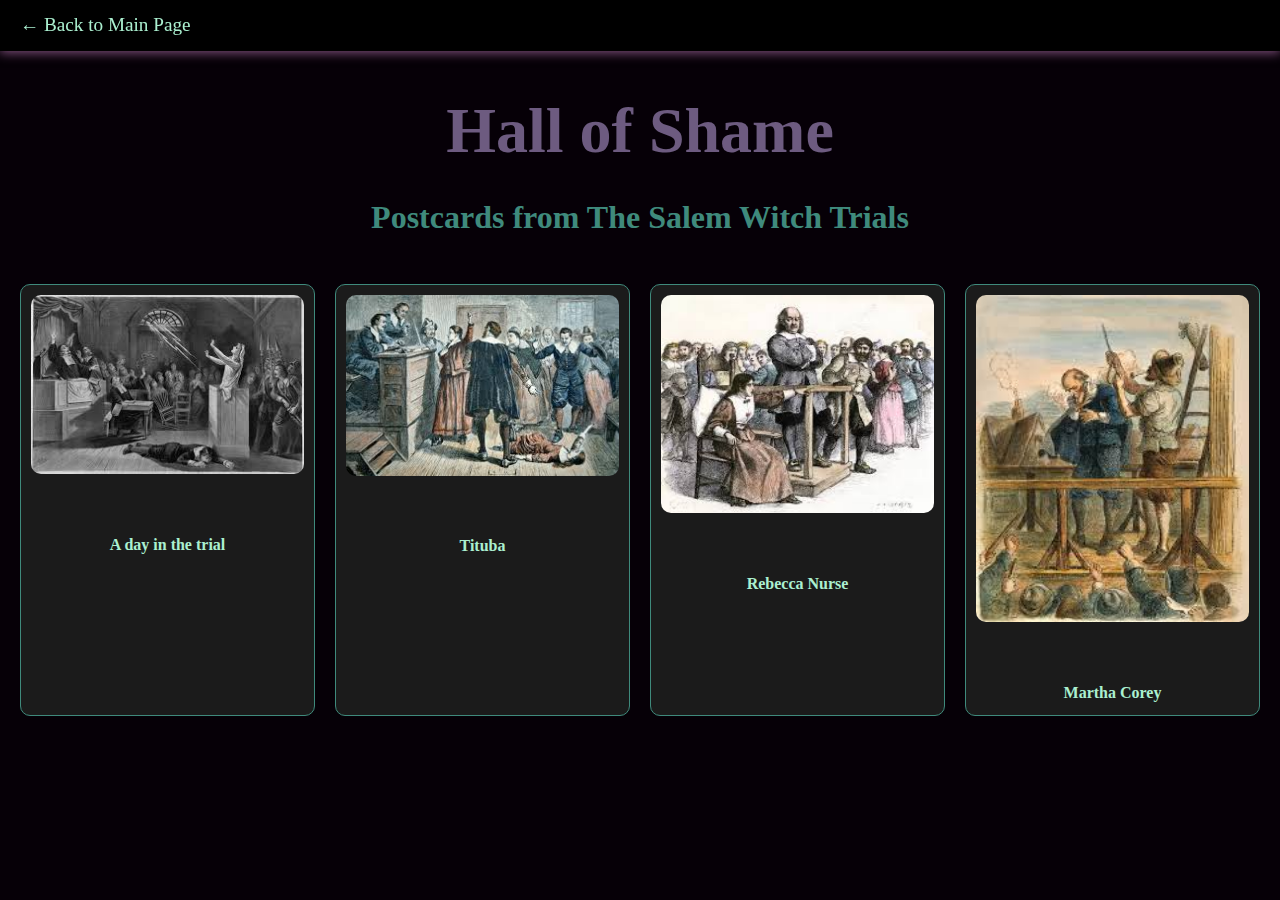
<file: witch-gallery.html>
<!DOCTYPE html>
<html lang="en">
<head>
  <meta charset="UTF-8">
  <meta name="viewport" content="width=device-width, initial-scale=1.0">
  <title>Hall of Shame</title>
  <link rel="stylesheet" href="styles1.css">
</head>
<body>
  <!-- Ribbon Back Button -->
<div class="ribbon">
  <div class="ribbon-left">
    <a href="the haunted forest.html" class="ribbon-button">← Back to Main Page</a>
  </div>
  <div class="ribbon-right">
    <!-- You can add more navigation links here if needed -->
  </div>
</div>
  <div class="container">
    <h1 class="flicker">Hall of Shame</h1>
    <h2 class="smoke">Postcards from The Salem Witch Trials</h2>

    <section class="grid-gallery">
      <figure class="gallery-item">
        <img src="gallery image1.png" alt="image of court trials">
        <figcaption>A day in the trial</figcaption>

      </figure>
      <figure class="gallery-item">
        <img src="gallery image2.png" alt="image of court trials 2">
        <figcaption>Tituba</figcaption>
      </figure>
      <figure class="gallery-item">
        <img src="gallery image3.png" alt="image of court trials 3">
        <figcaption>Rebecca Nurse</figcaption>
      </figure>
      <figure class="gallery-item">
        <img src="gallery image4.png" alt="image of court trials 4">
        <figcaption>Martha Corey</figcaption>
      </figure>
    </section>

   
  </div>
</body>
</html>
</file>
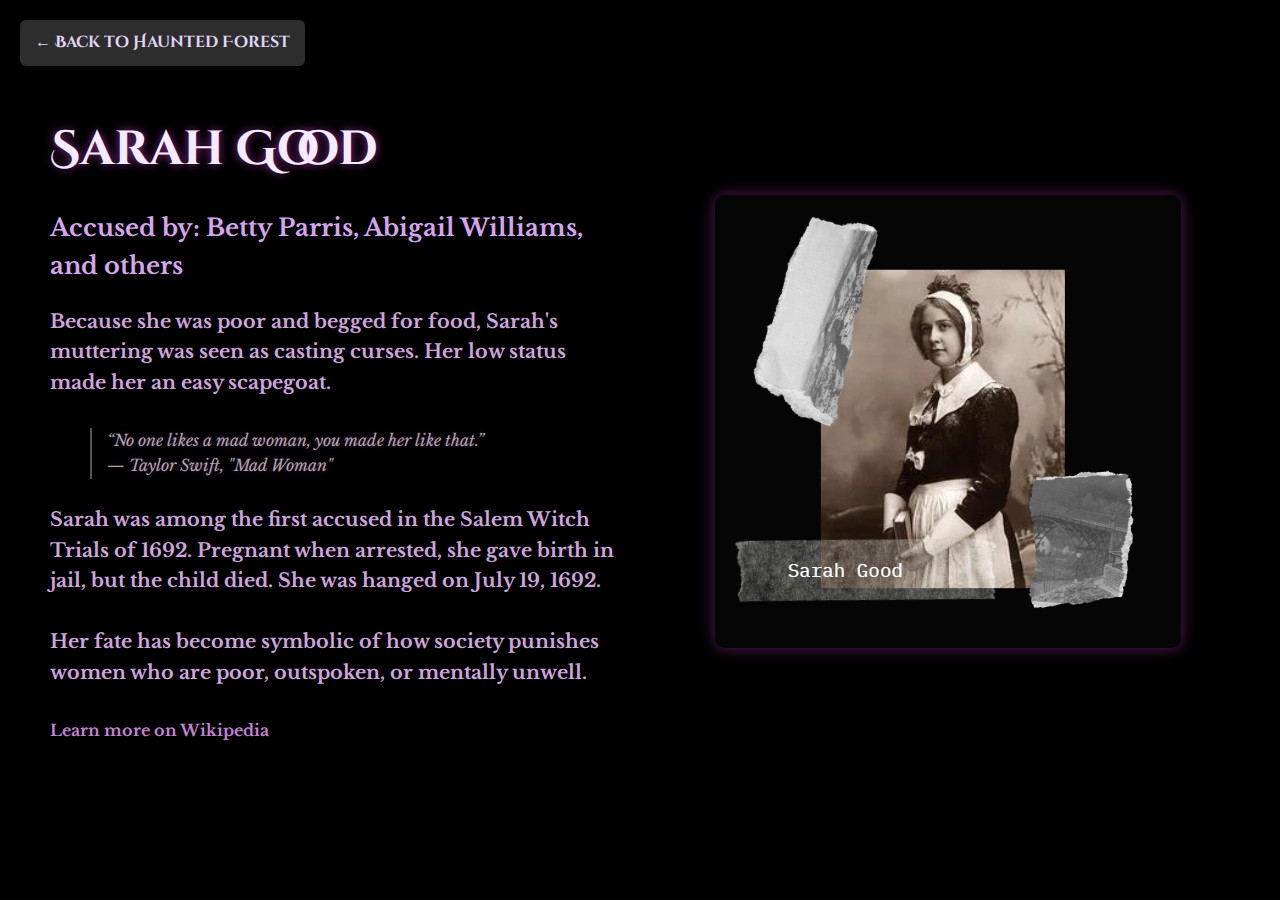
<file: witch1.html>
<!DOCTYPE html>
<html lang="en">
<head>
  <meta charset="UTF-8">
  <title>Sarah Good - Witch Profile</title>
  <link href="https://fonts.googleapis.com/css2?family=Cinzel+Decorative:wght@700&family=Libre+Baskerville:ital@0;1&display=swap" rel="stylesheet">
  <link rel="stylesheet" href="witch1.css">
</head>
<body>

  <!-- Back Button -->
  <a href="the haunted forest.html" class="back-link">← Back to Haunted Forest</a>

  <!-- Main Content -->
  <div class="container">

    <div class="witch-info">
      <h1>Sarah Good</h1>
      <h2>Accused by: Betty Parris, Abigail Williams, and others</h2>

      <h3>
        Because she was poor and begged for food, Sarah's muttering was seen as casting curses. Her low status made her an easy scapegoat.
      </h3>

      <blockquote class="quote">
        “No one likes a mad woman, you made her like that.”<br>
        — <em>Taylor Swift, "Mad Woman"</em>
      </blockquote>

      <h3>
        Sarah was among the first accused in the Salem Witch Trials of 1692. Pregnant when arrested, she gave birth in jail, but the child died. She was hanged on July 19, 1692.
      </h3>

      <h3>
        Her fate has become symbolic of how society punishes women who are poor, outspoken, or mentally unwell.
      </h3>

      <p>
        <a href="https://en.wikipedia.org/wiki/Sarah_Good" target="_blank">Learn more on Wikipedia</a>
      </p>
    </div>

    <div class="witch-image">
      <img src="Sarah Good.png" alt="Sarah Good">
    </div>

  </div>

</body>
</html>
</file>
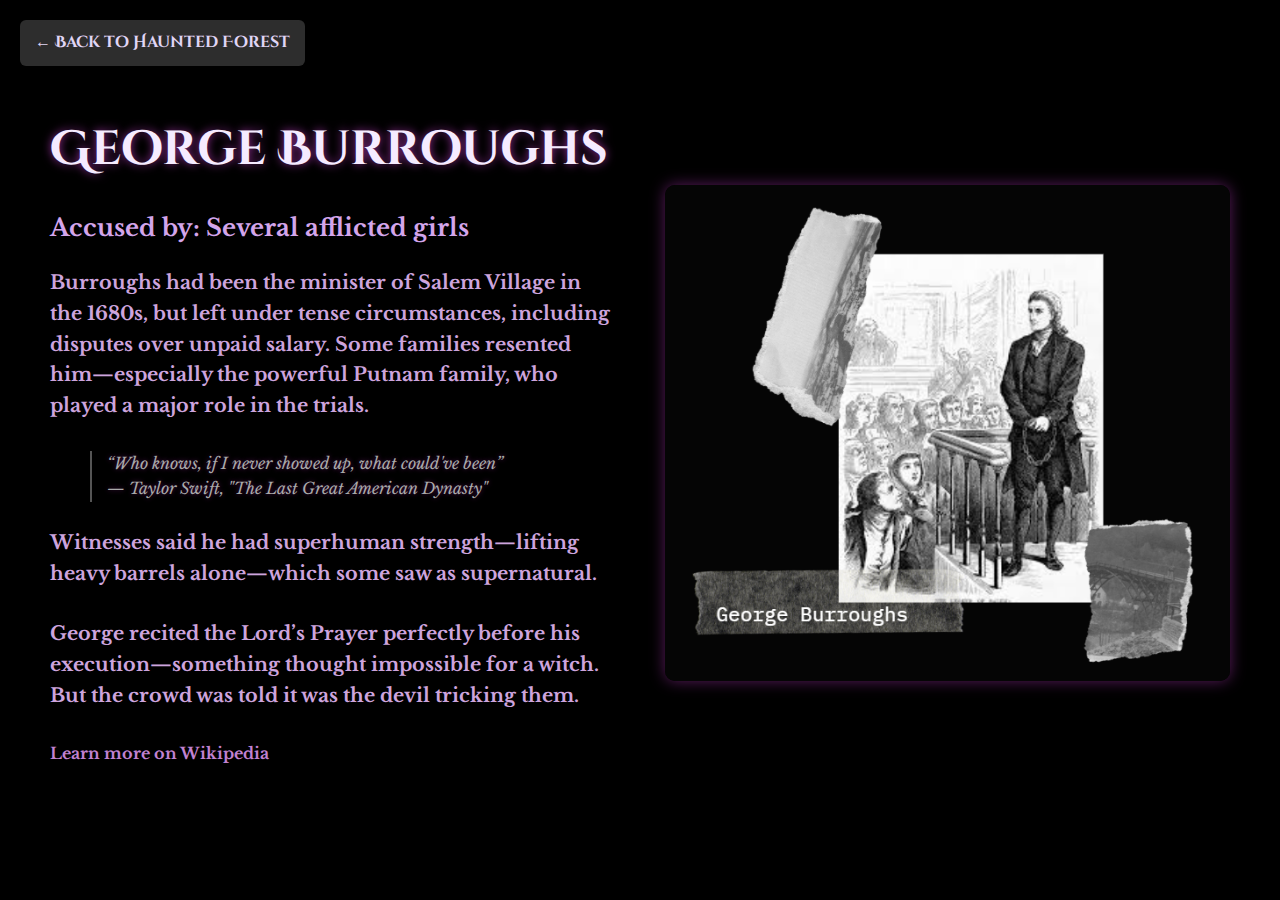
<file: witch2.html>
<!DOCTYPE html>
<html lang="en">
<head>
  <meta charset="UTF-8">
  <title>Sarah Good - Witch Profile</title>
  <link href="https://fonts.googleapis.com/css2?family=Cinzel+Decorative:wght@700&family=Libre+Baskerville:ital@0;1&display=swap" rel="stylesheet">
  <link rel="stylesheet" href="witch2.css">
</head>
<body>

  <!-- Back Button -->
  <a href="the haunted forest.html" class="back-link">← Back to Haunted Forest</a>

  <!-- Main Content -->
  <div class="container">

    <div class="witch-info">
      <h1>George Burroughs</h1>
      <h2>Accused by: Several afflicted girls</h2>

      <h3>
        Burroughs had been the minister of Salem Village in the 1680s, but left under tense circumstances, including disputes over unpaid salary. Some families resented him—especially the powerful Putnam family, who played a major role in the trials.
      </h3>

      <blockquote class="quote">
        “Who knows, if I never showed up, what could've been”<br>
        — <em>Taylor Swift, "The Last Great American Dynasty"</em>
      </blockquote>

      <h3>
        Witnesses said he had superhuman strength—lifting heavy barrels alone—which some saw as supernatural.
      </h3>

      <h3>
        George recited the Lord’s Prayer perfectly before his execution—something thought impossible for a witch. But the crowd was told it was the devil tricking them.
      </h3>

      <p>
        <a href="https://en.wikipedia.org/wiki/George_Burroughs" target="_blank">Learn more on Wikipedia</a>
      </p>
    </div>

    <div class="witch-image">
      <img src="George Burroughs.png" alt="George Burroughs">
    </div>

  </div>

</body>
</html>
</file>
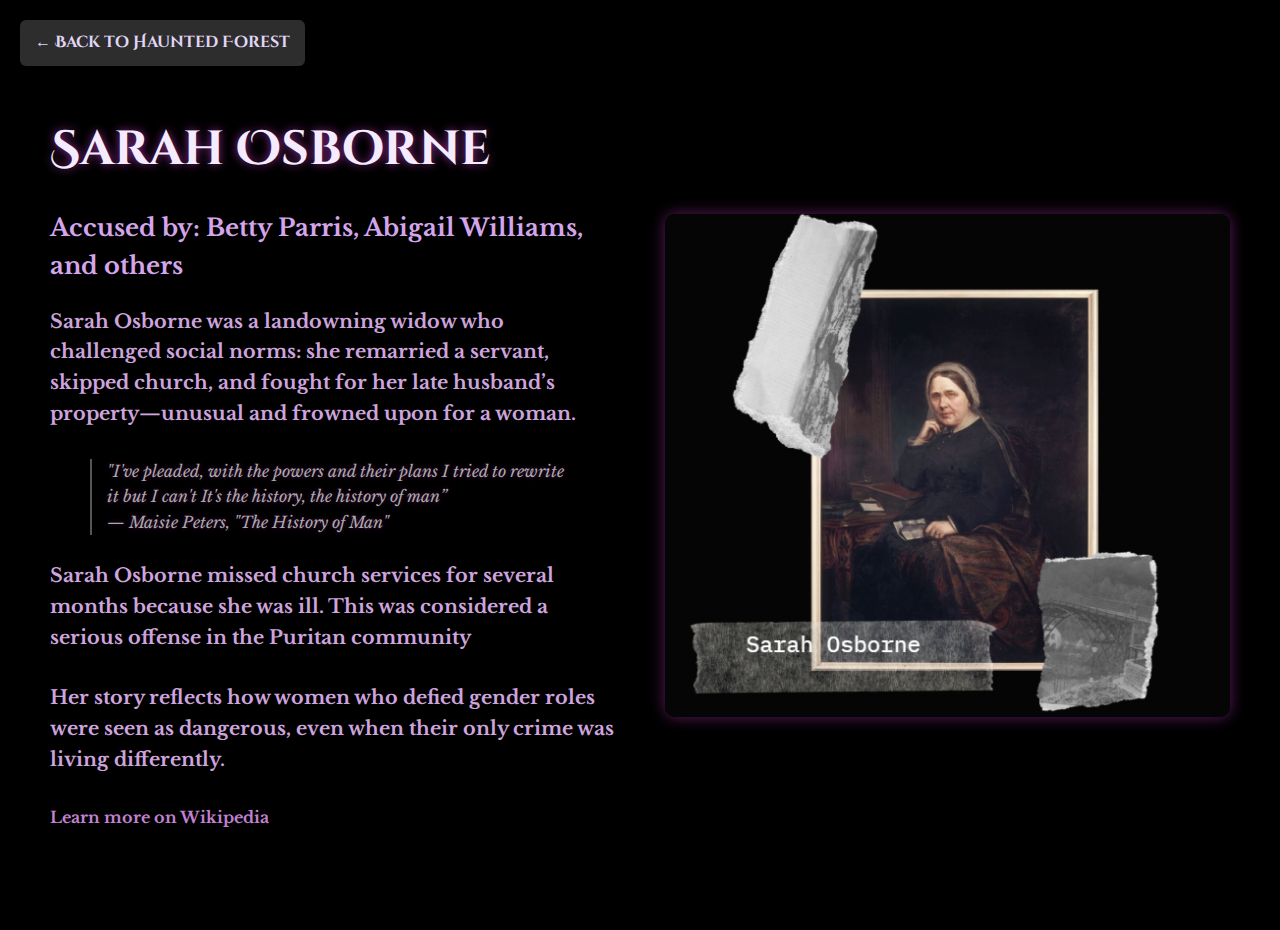
<file: witch3.html>
<!DOCTYPE html>
<html lang="en">
<head>
  <meta charset="UTF-8">
  <title>Sarah Good - Witch Profile</title>
  <link href="https://fonts.googleapis.com/css2?family=Cinzel+Decorative:wght@700&family=Libre+Baskerville:ital@0;1&display=swap" rel="stylesheet">
  <link rel="stylesheet" href="witch3.css">
</head>
<body>

  <!-- Back Button -->
  <a href="the haunted forest.html" class="back-link">← Back to Haunted Forest</a>

  <!-- Main Content -->
  <div class="container">

    <div class="witch-info">
      <h1>Sarah Osborne</h1>
      <h2>Accused by: Betty Parris, Abigail Williams, and others</h2>

      <h3>
        Sarah Osborne was a landowning widow who challenged social norms: she remarried a servant, skipped church, and fought for her late husband’s property—unusual and frowned upon for a woman.
      </h3>

      <blockquote class="quote">
        
        "I've pleaded, with the powers and their plans
        I tried to rewrite it but I can't
        It's the history, the history of man”<br>
        — <em>Maisie Peters, "The History of Man"</em>
      </blockquote>

      <h3>
        Sarah Osborne missed church services for several months because she was ill. This was considered a serious offense in the Puritan community
      </h3>

      <h3>
        Her story reflects how women who defied gender roles were seen as dangerous, even when their only crime was living differently.
      </h3>

      <p>
        <a href="https://en.wikipedia.org/wiki/Sarah_Osborne" target="_blank">Learn more on Wikipedia</a>
      </p>
    </div>

    <div class="witch-image">
      <img src="Sarah Osborne.png" alt="Sarah Osborne">
    </div>

  </div>

</body>
</html>
</file>
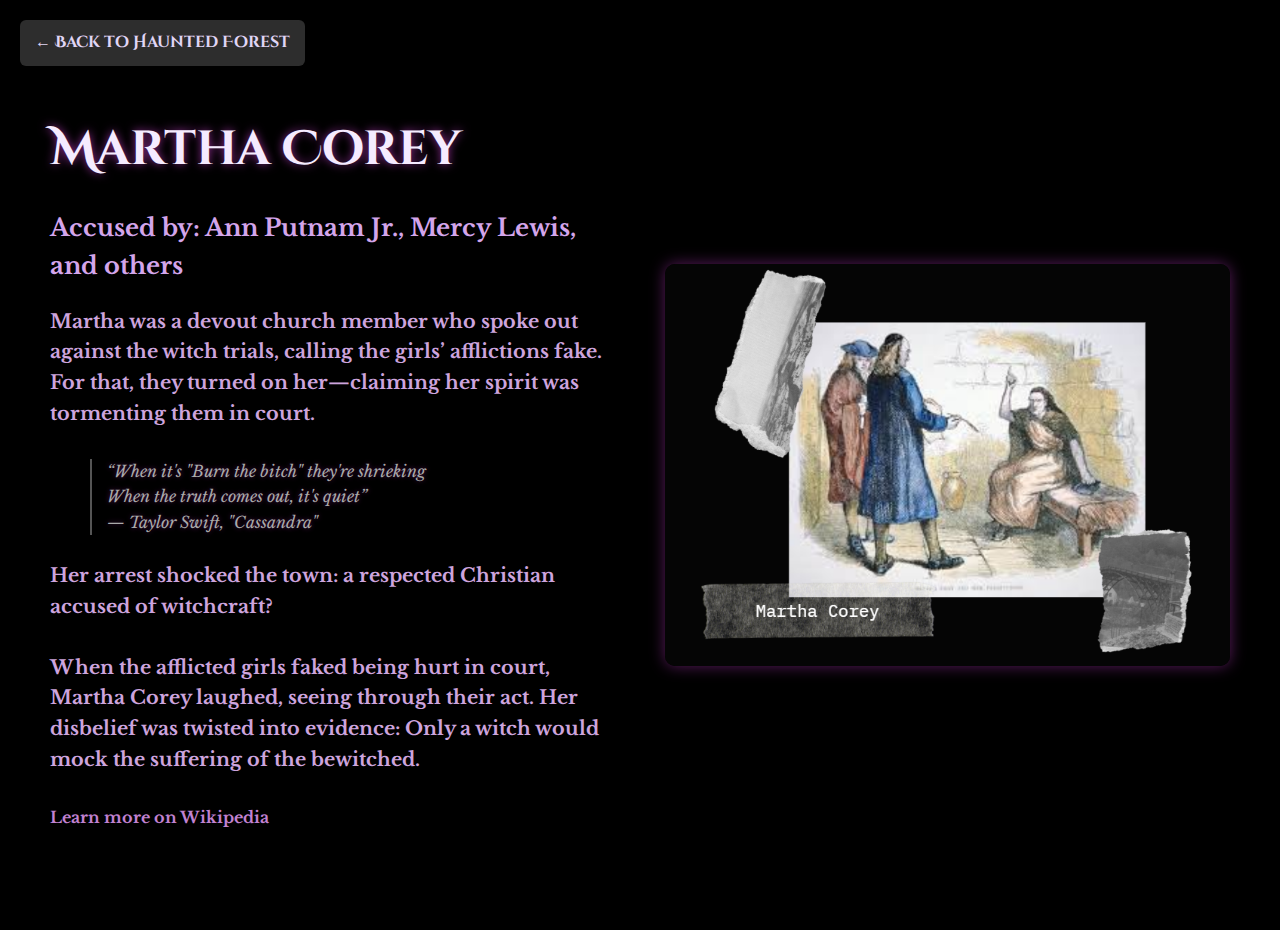
<file: witch4.html>
<!DOCTYPE html>
<html lang="en">
<head>
  <meta charset="UTF-8">
  <title>Sarah Good - Witch Profile</title>
  <link href="https://fonts.googleapis.com/css2?family=Cinzel+Decorative:wght@700&family=Libre+Baskerville:ital@0;1&display=swap" rel="stylesheet">
  <link rel="stylesheet" href="witch4.css">
</head>
<body>

  <!-- Back Button -->
  <a href="the haunted forest.html" class="back-link">← Back to Haunted Forest</a>

  <!-- Main Content -->
  <div class="container">

    <div class="witch-info">
      <h1>Martha Corey</h1>
      <h2>Accused by: Ann Putnam Jr., Mercy Lewis, and others</h2>

      <h3>
        Martha was a devout church member who spoke out against the witch trials, calling the girls’ afflictions fake. For that, they turned on her—claiming her spirit was tormenting them in court.
      </h3>

      <blockquote class="quote">
        “When it's "Burn the bitch" they're shrieking <br>
        When the truth comes out, it's quiet”<br>
        — <em>Taylor Swift, "Cassandra"</em>
      </blockquote>

      <h3>
        Her arrest shocked the town: a respected Christian accused of witchcraft?
      </h3>

      <h3>
        When the afflicted girls faked being hurt in court, Martha Corey laughed, seeing through their act. Her disbelief was twisted into evidence:
        Only a witch would mock the suffering of the bewitched.
      </h3>

      <p>
        <a href="https://en.wikipedia.org/wiki/Martha_Corey" target="_blank">Learn more on Wikipedia</a>
      </p>
    </div>

    <div class="witch-image">
      <img src="Martha Corey.png" alt="Martha Corey">
    </div>

  </div>

</body>
</html>
</file>
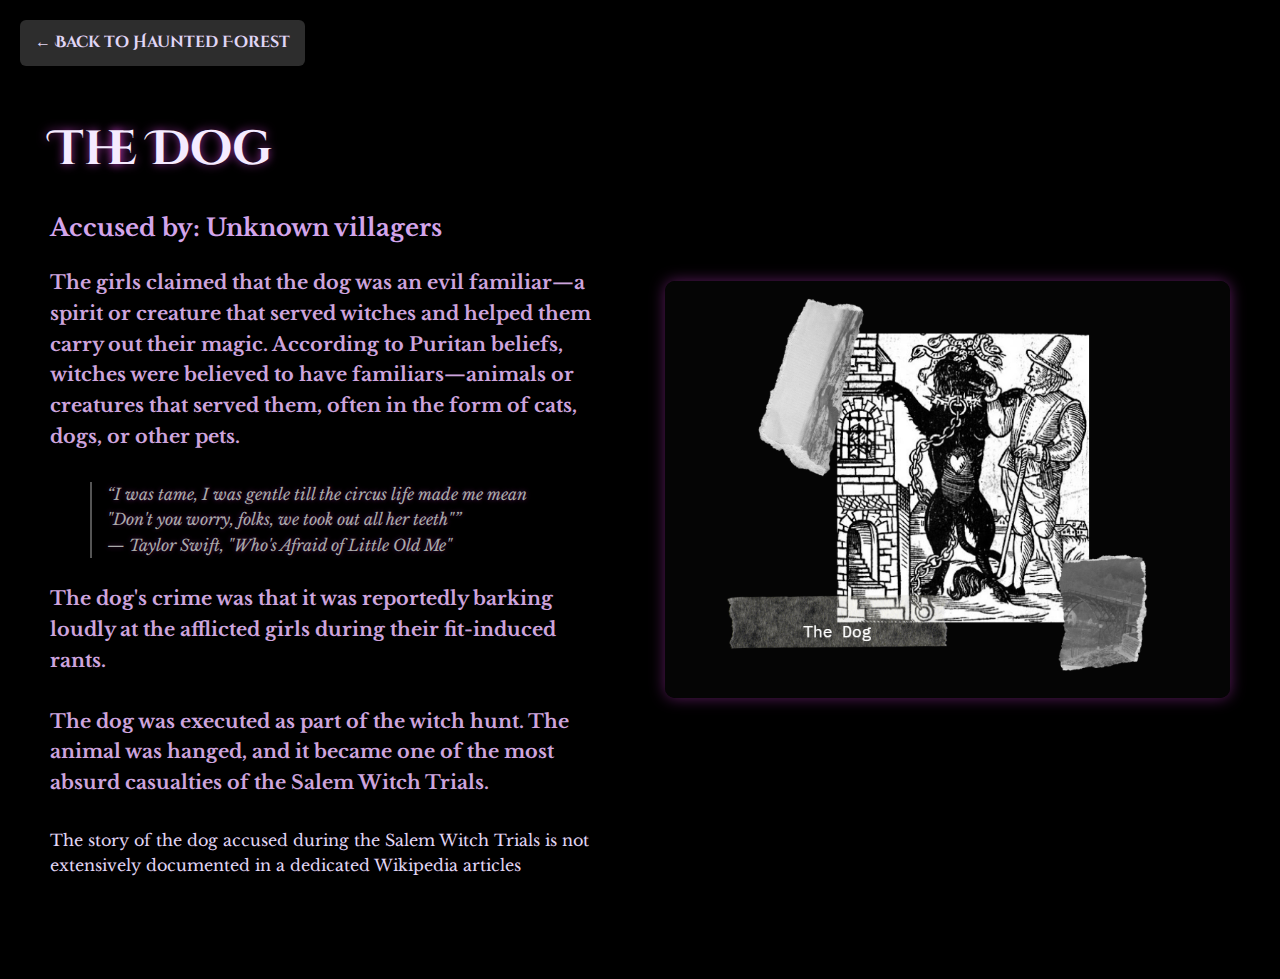
<file: witch5.html>
<!DOCTYPE html>
<html lang="en">
<head>
  <meta charset="UTF-8">
  <title>Sarah Good - Witch Profile</title>
  <link href="https://fonts.googleapis.com/css2?family=Cinzel+Decorative:wght@700&family=Libre+Baskerville:ital@0;1&display=swap" rel="stylesheet">
  <link rel="stylesheet" href="witch5.css">
</head>
<body>

  <!-- Back Button -->
  <a href="the haunted forest.html" class="back-link">← Back to Haunted Forest</a>

  <!-- Main Content -->
  <div class="container">

    <div class="witch-info">
      <h1>The Dog</h1>
      <h2>Accused by: Unknown villagers</h2>

      <h3>
        The girls claimed that the dog was an evil familiar—a spirit or creature that served witches and helped them carry out their magic.
        According to Puritan beliefs, witches were believed to have familiars—animals or creatures that served them, often in the form of cats, dogs, or other pets.
      </h3>

      <blockquote class="quote">
        “I was tame, I was gentle till the circus life made me mean
        "Don't you worry, folks, we took out all her teeth"”<br>
        — <em>Taylor Swift, "Who's Afraid of Little Old Me"</em>
      </blockquote>

      <h3>
        The dog's crime was that it was reportedly barking loudly at the afflicted girls during their fit-induced rants.
      </h3>

      <h3>
        The dog was executed as part of the witch hunt. The animal was hanged, and it became one of the most absurd casualties of the Salem Witch Trials.
      </h3>

      <p>The story of the dog accused during the Salem Witch Trials is not extensively documented in a dedicated Wikipedia articles
      </p>
    </div>

    <div class="witch-image">
      <img src="The Dog.png" alt="The Dog">
    </div>

  </div>

</body>
</html>
</file>
<file: styles1.css>
.grid-gallery {
    display: grid;
    grid-template-columns: repeat(auto-fit, minmax(200px, 1fr));
    gap: 20px;
    padding: 20px;
  }
  
  .gallery-item {
    background-color: #1b1b1b;
    border: 1px solid #3f8a7c;
    padding: 10px;
    border-radius: 10px;
    color: #d7fef5;
  }
  
  .gallery-item img {
    width: 100%;
    height: auto;
    border-radius: 10px;
  }
  
  .gallery-item figcaption {
    margin-top: 10px;
    font-weight: bold;
    color: #abf0d0;
    font-family: 'Book Antiqua', serif;
    font-size: 1rem;
    text-align: center;
  }
/* General Styles */
* {
    margin: 0;
    padding: 0;
    box-sizing: border-box;
  }
  
  body {
    margin: 0;
    font-family: Papyrus;
  
    background-color: #060007;
    color: #d7fef5;
    text-align: center;
    line-height: 1.6;
    position: relative; 
    height: 100vh; 
  }
  .flicker {
    animation: flicker 2s infinite;
  }
  
  @keyframes flicker {
    0%, 19%, 21%, 23%, 25%, 54%, 56%, 100% {
      opacity: 1;
    }
    20%, 24%, 55% {
      opacity: 0.5;
    }
  }
  .highlighted-text{
    color:rgb(144, 180, 108);
  }
  
  .container {
    padding-top: 20px;
    position: relative; 
  }
  
  h1 {
    font-family: 'Book Antiqua', serif;
    font-size: 4rem;
    color: #6d5b80;
    margin-bottom: 10px;
  }
  
  h2 {
    font-family: 'Book Antiqua', serif;
    font-size: 2rem;
    color: #3f8a7c;
    margin-bottom: 20px;
  }
  
  .intro-text {
    font-size: 1.5rem;
    max-width: 800px;
    margin: 0 auto 40px;
    color: #d7fef5;
  }
  
  .highlighted{
    font-size: 1.9rem;
    text-shadow: 0px 0px 10px #3f8a7c;
    
    color:#3f8a7c;
  }
  
  img {
    max-width: 100%;
    height: auto;
    margin-bottom: 40px;
    position: relative; /
  }
  /* Ribbon Styles */
  .ribbon {
    position: fixed;
    top: 0;
    left: 0;
    width: 100%;
    background: rgba(0, 0, 0, 0.9); 
    padding: 10px 20px;
    z-index: 1000;
    box-shadow: 0 2px 10px rgba(244, 156, 235, 0.5); 
    display: flex;
    justify-content: space-between; /* 🔥 this is the key */
    align-items: center;
  }
  
  .ribbon-left,
  .ribbon-right {
    display: flex;
    gap: 20px;
  }
  
  
  .ribbon-button {
    color: #abf0d0; 
    text-decoration: none;
    font-size: 1.2rem;
    font-family: 'Book Antiqua', serif;
    transition: color 0.3s ease;
  }
  
  .ribbon-button:hover {
    color: #d7fef5; 
  }
  
  
  .container {
    padding-top: 80px; /
  }
  .counter {
    font-family: papyrus;
    font-size: 2rem;
    color: #3f8a7c;
    margin-bottom: px;
  }
  .quote{
    font-family: papyrus;
    font-size: 2rem;
    color: #6d5b80;
    margin-bottom: px;
  }
  
  
  #days-counter {
    font-size: 3rem;
    color: #6d5b80;
    font-weight: bold;
  }
  
  #my-name {
    font-size: 1rem;
    color: #3f8a7c;
    font-weight: bold;
    font-family: Papyrus;
  }
</file>
<file: witch1.css>
body {
  margin: 0;
  padding: 0;
  background-color: #000;
  color: #e0d6f5;
  font-family: 'Libre Baskerville', serif;
  line-height: 1.6;
  position: relative;
}

/* Back Button */
.back-link {
  position: absolute;
  top: 20px;
  left: 20px;
  color: #e0d6f5;
  background-color: #2d2d2d;
  padding: 10px 15px;
  border-radius: 6px;
  text-decoration: none;
  font-weight: bold;
  transition: background-color 0.3s;
  font-family: 'Cinzel Decorative', cursive;
}

.back-link:hover {
  background-color: #4a4a4a;
}

/* Layout */
.container {
  display: flex;
  flex-direction: row;
  justify-content: space-between;
  padding: 80px 50px;
  gap: 50px;
}

.witch-info {
  flex: 1;
  text-align: left;
}

.witch-info h1 {
  font-family: 'Cinzel Decorative', cursive;
  font-size: 3rem;
  margin-bottom: 10px;
  color: #f5ebff;
  text-shadow: 0 0 10px #912e94;
}

.witch-info h2 {
  font-size: 1.5rem;
  margin-bottom: 20px;
  color: #d3a5eb;
}

.witch-info h3 {
  font-size: 1.2rem;
  margin-bottom: 30px;
  color: #cda4dd;
}

.witch-info p {
  margin-bottom: 20px;
  font-size: 1rem;
}

.quote {
  font-style: italic;
  color: #aaa;
  margin-bottom: 25px;
  padding-left: 15px;
  border-left: 2px solid #555;
  text-shadow: 0 0 5px #501350;
}

a {
  color: #c182d1;
  text-decoration: none;
  font-weight: bold;
}

a:hover {
  text-decoration: underline;
}

/* Image Section */
.witch-image {
  flex: 1;
  display: flex;
  justify-content: center;
  align-items: center;
}

.witch-image img {
  max-width: 100%;
  height: auto;
  border-radius: 10px;
  box-shadow: 0 0 15px #591b5c;
}
</file>
<file: witch2.css>
body {
    margin: 0;
    padding: 0;
    background-color: #000;
    color: #e0d6f5;
    font-family: 'Libre Baskerville', serif;
    line-height: 1.6;
    position: relative;
  }
  
  /* Back Button */
  .back-link {
    position: absolute;
    top: 20px;
    left: 20px;
    color: #e0d6f5;
    background-color: #2d2d2d;
    padding: 10px 15px;
    border-radius: 6px;
    text-decoration: none;
    font-weight: bold;
    transition: background-color 0.3s;
    font-family: 'Cinzel Decorative', cursive;
  }
  
  .back-link:hover {
    background-color: #4a4a4a;
  }
  
  /* Layout */
  .container {
    display: flex;
    flex-direction: row;
    justify-content: space-between;
    padding: 80px 50px;
    gap: 50px;
  }
  
  .witch-info {
    flex: 1;
    text-align: left;
  }
  
  .witch-info h1 {
    font-family: 'Cinzel Decorative', cursive;
    font-size: 3rem;
    margin-bottom: 10px;
    color: #f5ebff;
    text-shadow: 0 0 10px #912e94;
  }
  
  .witch-info h2 {
    font-size: 1.5rem;
    margin-bottom: 20px;
    color: #d3a5eb;
  }
  
  .witch-info h3 {
    font-size: 1.2rem;
    margin-bottom: 30px;
    color: #cda4dd;
  }
  
  .witch-info p {
    margin-bottom: 20px;
    font-size: 1rem;
  }
  
  .quote {
    font-style: italic;
    color: #aaa;
    margin-bottom: 25px;
    padding-left: 15px;
    border-left: 2px solid #555;
    text-shadow: 0 0 5px #501350;
  }
  
  a {
    color: #c182d1;
    text-decoration: none;
    font-weight: bold;
  }
  
  a:hover {
    text-decoration: underline;
  }
  
  /* Image Section */
  .witch-image {
    flex: 1;
    display: flex;
    justify-content: center;
    align-items: center;
  }
  
  .witch-image img {
    max-width: 100%;
    height: auto;
    border-radius: 10px;
    box-shadow: 0 0 15px #591b5c;
  }
</file>
<file: witch3.css>
body {
    margin: 0;
    padding: 0;
    background-color: #000;
    color: #e0d6f5;
    font-family: 'Libre Baskerville', serif;
    line-height: 1.6;
    position: relative;
  }
  
  /* Back Button */
  .back-link {
    position: absolute;
    top: 20px;
    left: 20px;
    color: #e0d6f5;
    background-color: #2d2d2d;
    padding: 10px 15px;
    border-radius: 6px;
    text-decoration: none;
    font-weight: bold;
    transition: background-color 0.3s;
    font-family: 'Cinzel Decorative', cursive;
  }
  
  .back-link:hover {
    background-color: #4a4a4a;
  }
  
  /* Layout */
  .container {
    display: flex;
    flex-direction: row;
    justify-content: space-between;
    padding: 80px 50px;
    gap: 50px;
  }
  
  .witch-info {
    flex: 1;
    text-align: left;
  }
  
  .witch-info h1 {
    font-family: 'Cinzel Decorative', cursive;
    font-size: 3rem;
    margin-bottom: 10px;
    color: #f5ebff;
    text-shadow: 0 0 10px #912e94;
  }
  
  .witch-info h2 {
    font-size: 1.5rem;
    margin-bottom: 20px;
    color: #d3a5eb;
  }
  
  .witch-info h3 {
    font-size: 1.2rem;
    margin-bottom: 30px;
    color: #cda4dd;
  }
  
  .witch-info p {
    margin-bottom: 20px;
    font-size: 1rem;
  }
  
  .quote {
    font-style: italic;
    color: #aaa;
    margin-bottom: 25px;
    padding-left: 15px;
    border-left: 2px solid #555;
    text-shadow: 0 0 5px #501350;
  }
  
  a {
    color: #c182d1;
    text-decoration: none;
    font-weight: bold;
  }
  
  a:hover {
    text-decoration: underline;
  }
  
  /* Image Section */
  .witch-image {
    flex: 1;
    display: flex;
    justify-content: center;
    align-items: center;
  }
  
  .witch-image img {
    max-width: 100%;
    height: auto;
    border-radius: 10px;
    box-shadow: 0 0 15px #591b5c;
  }
</file>
<file: witch4.css>
body {
    margin: 0;
    padding: 0;
    background-color: #000;
    color: #e0d6f5;
    font-family: 'Libre Baskerville', serif;
    line-height: 1.6;
    position: relative;
  }
  
  /* Back Button */
  .back-link {
    position: absolute;
    top: 20px;
    left: 20px;
    color: #e0d6f5;
    background-color: #2d2d2d;
    padding: 10px 15px;
    border-radius: 6px;
    text-decoration: none;
    font-weight: bold;
    transition: background-color 0.3s;
    font-family: 'Cinzel Decorative', cursive;
  }
  
  .back-link:hover {
    background-color: #4a4a4a;
  }
  
  /* Layout */
  .container {
    display: flex;
    flex-direction: row;
    justify-content: space-between;
    padding: 80px 50px;
    gap: 50px;
  }
  
  .witch-info {
    flex: 1;
    text-align: left;
  }
  
  .witch-info h1 {
    font-family: 'Cinzel Decorative', cursive;
    font-size: 3rem;
    margin-bottom: 10px;
    color: #f5ebff;
    text-shadow: 0 0 10px #912e94;
  }
  
  .witch-info h2 {
    font-size: 1.5rem;
    margin-bottom: 20px;
    color: #d3a5eb;
  }
  
  .witch-info h3 {
    font-size: 1.2rem;
    margin-bottom: 30px;
    color: #cda4dd;
  }
  
  .witch-info p {
    margin-bottom: 20px;
    font-size: 1rem;
  }
  
  .quote {
    font-style: italic;
    color: #aaa;
    margin-bottom: 25px;
    padding-left: 15px;
    border-left: 2px solid #555;
    text-shadow: 0 0 5px #501350;
  }
  
  a {
    color: #c182d1;
    text-decoration: none;
    font-weight: bold;
  }
  
  a:hover {
    text-decoration: underline;
  }
  
  /* Image Section */
  .witch-image {
    flex: 1;
    display: flex;
    justify-content: center;
    align-items: center;
  }
  
  .witch-image img {
    max-width: 100%;
    height: auto;
    border-radius: 10px;
    box-shadow: 0 0 15px #591b5c;
  }
</file>
<file: witch5.css>
body {
    margin: 0;
    padding: 0;
    background-color: #000;
    color: #e0d6f5;
    font-family: 'Libre Baskerville', serif;
    line-height: 1.6;
    position: relative;
  }
  
  /* Back Button */
  .back-link {
    position: absolute;
    top: 20px;
    left: 20px;
    color: #e0d6f5;
    background-color: #2d2d2d;
    padding: 10px 15px;
    border-radius: 6px;
    text-decoration: none;
    font-weight: bold;
    transition: background-color 0.3s;
    font-family: 'Cinzel Decorative', cursive;
  }
  
  .back-link:hover {
    background-color: #4a4a4a;
  }
  
  /* Layout */
  .container {
    display: flex;
    flex-direction: row;
    justify-content: space-between;
    padding: 80px 50px;
    gap: 50px;
  }
  
  .witch-info {
    flex: 1;
    text-align: left;
  }
  
  .witch-info h1 {
    font-family: 'Cinzel Decorative', cursive;
    font-size: 3rem;
    margin-bottom: 10px;
    color: #f5ebff;
    text-shadow: 0 0 10px #912e94;
  }
  
  .witch-info h2 {
    font-size: 1.5rem;
    margin-bottom: 20px;
    color: #d3a5eb;
  }
  
  .witch-info h3 {
    font-size: 1.2rem;
    margin-bottom: 30px;
    color: #cda4dd;
  }
  
  .witch-info p {
    margin-bottom: 20px;
    font-size: 1rem;
  }
  
  .quote {
    font-style: italic;
    color: #aaa;
    margin-bottom: 25px;
    padding-left: 15px;
    border-left: 2px solid #555;
    text-shadow: 0 0 5px #501350;
  }
  
  a {
    color: #c182d1;
    text-decoration: none;
    font-weight: bold;
  }
  
  a:hover {
    text-decoration: underline;
  }
  
  /* Image Section */
  .witch-image {
    flex: 1;
    display: flex;
    justify-content: center;
    align-items: center;
  }
  
  .witch-image img {
    max-width: 100%;
    height: auto;
    border-radius: 10px;
    box-shadow: 0 0 15px #591b5c;
  }
</file>
